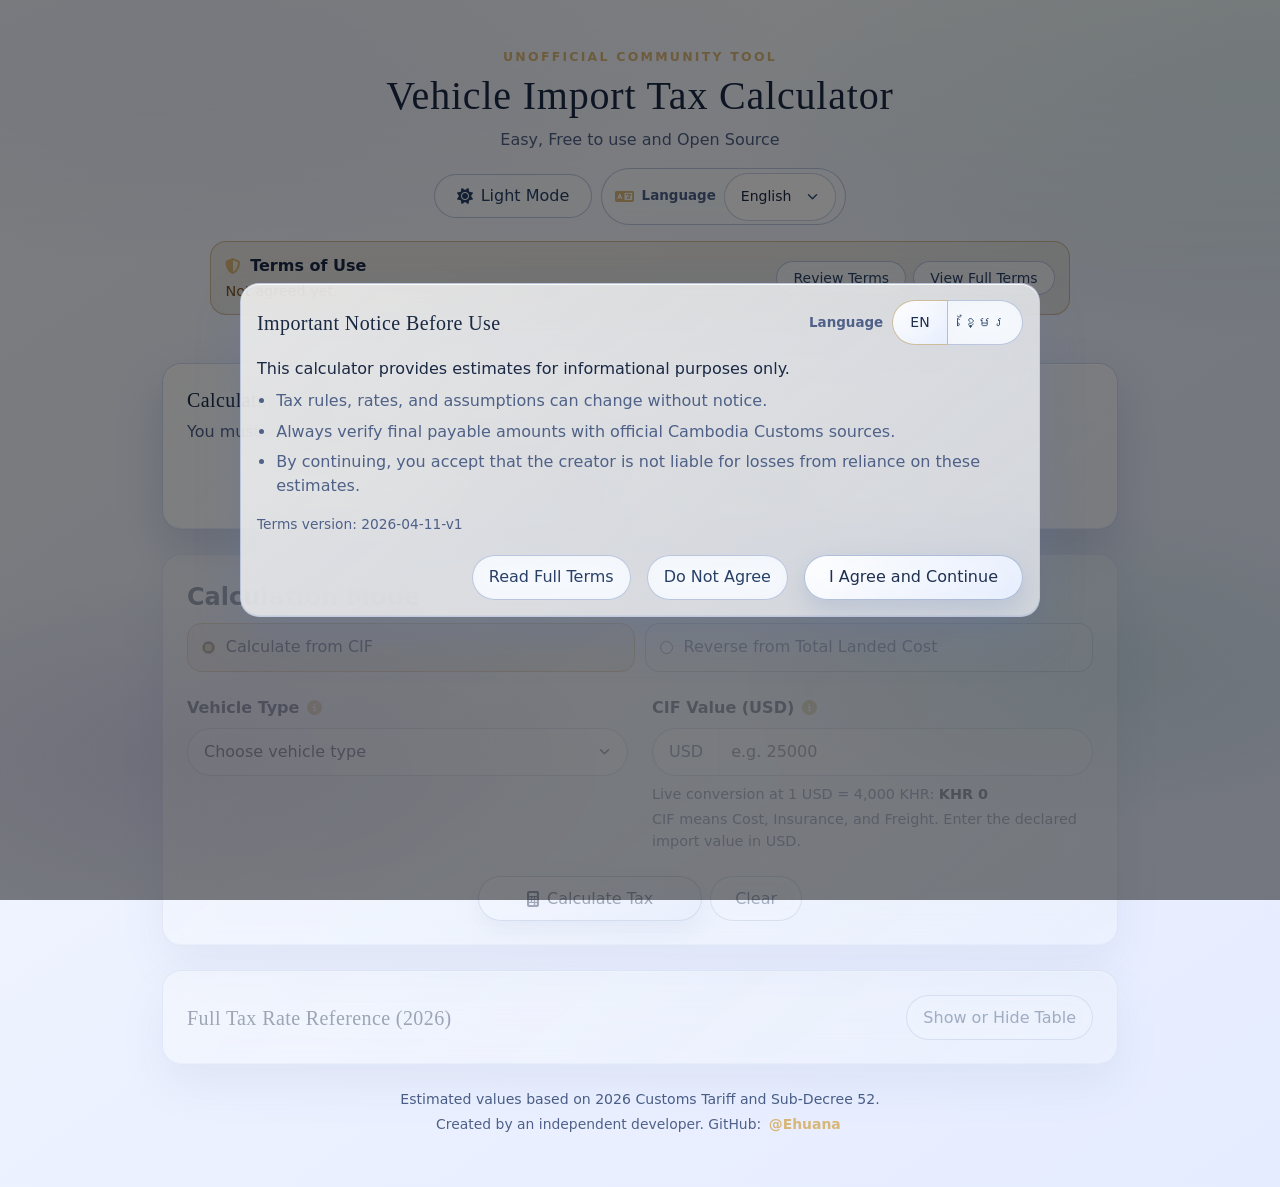
<file: index.html>
<!doctype html>
<html lang="en">
<head>
  <meta charset="utf-8">
  <meta name="viewport" content="width=device-width, initial-scale=1">
  <meta name="description" content="Unofficial Cambodia vehicle import tax estimate calculator with bilingual support (English and Khmer).">
  <meta name="referrer" content="strict-origin-when-cross-origin">
  <meta http-equiv="Content-Security-Policy" content="default-src 'self'; script-src 'self' https://cdn.jsdelivr.net; style-src 'self' https://cdn.jsdelivr.net https://cdnjs.cloudflare.com https://fonts.googleapis.com; style-src-attr 'unsafe-inline'; font-src 'self' https://fonts.gstatic.com https://cdnjs.cloudflare.com data:; img-src 'self' data:; connect-src 'self'; object-src 'none'; base-uri 'self'; form-action 'self';">
  <title>Vehicle Import Tax Calculator - Cambodia</title>

  <link rel="preconnect" href="https://fonts.googleapis.com">
  <link rel="preconnect" href="https://fonts.gstatic.com" crossorigin>
  <link href="https://fonts.googleapis.com/css2?family=Noto+Sans+Khmer:wght@400;500;600;700&family=Noto+Serif+JP:wght@500;600;700&display=swap" rel="stylesheet">

  <link href="https://cdn.jsdelivr.net/npm/bootstrap@5.3.3/dist/css/bootstrap.min.css" rel="stylesheet" integrity="sha384-QWTKZyjpPEjISv5WaRU9OFeRpok6YctnYmDr5pNlyT2bRjXh0JMhjY6hW+ALEwIH" crossorigin="anonymous">
  <link rel="stylesheet" href="https://cdnjs.cloudflare.com/ajax/libs/font-awesome/6.5.2/css/all.min.css" integrity="sha384-PPIZEGYM1v8zp5Py7UjFb79S58UeqCL9pYVnVPURKEqvioPROaVAJKKLzvH2rDnI" crossorigin="anonymous">
  <link rel="stylesheet" href="style.css">
</head>

<body>
  <main class="container page-wrap py-4 py-md-5">
    <header class="text-center mb-4 mb-md-5">
      <p class="eyebrow" id="eyebrowText"></p>
      <h1 class="mb-2" id="mainTitle"></h1>
      <p class="subtitle" id="subtitleText"></p>

      <div class="control-row d-flex flex-column flex-sm-row justify-content-center align-items-center gap-2 mt-3">
        <button type="button" id="themeToggleBtn" class="btn btn-outline-glass theme-toggle-btn px-3">
          <i id="themeIcon" class="fa-solid fa-moon me-2"></i>
          <span id="themeToggleText">Dark Mode</span>
        </button>

        <div class="language-shell">
          <i class="fa-solid fa-language"></i>
          <label for="languageSelect" id="languageLabel">Language</label>
          <select id="languageSelect" class="form-select form-select-sm glass-input language-select" aria-labelledby="languageLabel">
            <option value="en">English</option>
            <option value="km">ខ្មែរ</option>
          </select>
        </div>
      </div>

      <div id="termsStatusCard" class="terms-status pending mt-3" role="status" aria-live="polite">
        <div class="terms-status-main">
          <div class="terms-status-headline-wrap">
            <i id="termsStatusIcon" class="fa-solid fa-shield-halved"></i>
            <span id="termsStatusTitle">Terms of Use</span>
          </div>
          <p id="termsStatusText" class="mb-0">Not agreed yet.</p>
        </div>
        <div class="terms-status-actions">
          <button type="button" id="reviewTermsBtn" class="btn btn-outline-glass btn-sm px-3">Review Terms</button>
          <a id="viewTermsLink" class="btn btn-outline-glass btn-sm px-3" href="terms.html">View Full Terms</a>
        </div>
      </div>
    </header>

    <section id="accessBlockedCard" class="glass-card p-3 p-md-4 mb-4 d-none" aria-live="polite">
      <h2 class="h5 mb-2" id="accessBlockedTitle">Calculator Locked</h2>
      <p class="mb-3" id="accessBlockedText">You must agree to the Terms of Use before using this calculator.</p>
      <div class="d-flex flex-column flex-sm-row gap-2 justify-content-center">
        <button type="button" id="agreeFromLockBtn" class="btn btn-glass px-4">Review and Agree</button>
        <a href="terms.html" id="openTermsPageBtn" class="btn btn-outline-glass px-4">Open Terms Page</a>
      </div>
    </section>

    <section class="glass-card p-3 p-md-4 mb-4 requires-terms" aria-label="Tax input form">
      <form id="taxForm" novalidate>
        <div id="termsInlineAlert" class="alert alert-warning d-none mb-3" role="alert"></div>
        <fieldset class="calculation-mode mb-4">
          <legend class="form-label mb-2" id="calculationModeLabel">Calculation Mode</legend>
          <div class="mode-switch" role="radiogroup" aria-labelledby="calculationModeLabel">
            <label class="mode-option" for="forwardMode">
              <input type="radio" name="calculationMode" id="forwardMode" value="forward" checked>
              <span id="forwardModeText">Calculate from CIF</span>
            </label>
            <label class="mode-option" for="reverseMode">
              <input type="radio" name="calculationMode" id="reverseMode" value="reverse">
              <span id="reverseModeText">Reverse from Total Landed Cost</span>
            </label>
          </div>
        </fieldset>
        <div class="row g-3 g-md-4">
          <div class="col-12 col-lg-6">
            <label for="vehicleType" class="form-label d-inline-flex align-items-center gap-2">
              <span id="vehicleTypeLabel">Vehicle Type</span>
              <i class="fa-solid fa-circle-info info-icon" data-bs-toggle="tooltip" data-bs-placement="top"
                data-tooltip-key="vehicleTooltip"
                title="Select the category of imported vehicle. The HS code and tax rates are applied automatically."></i>
            </label>
            <select class="form-select glass-input" id="vehicleType" required></select>
            <div class="invalid-feedback" id="vehicleInvalidMsg">Please select a vehicle type.</div>
          </div>

          <div class="col-12 col-lg-6">
            <label for="cifUsd" class="form-label d-inline-flex align-items-center gap-2">
              <span id="cifValueLabel">CIF Value (USD)</span>
              <i class="fa-solid fa-circle-info info-icon" data-bs-toggle="tooltip" data-bs-placement="top"
                data-tooltip-key="cifTooltip"
                title="CIF means Cost, Insurance, and Freight. Enter the declared import value in USD."></i>
            </label>
            <div class="input-group">
              <span class="input-group-text glass-prefix">USD</span>
              <input type="number" class="form-control glass-input" id="cifUsd" min="0.01" step="0.01"
                placeholder="e.g. 25000" required>
              <div class="invalid-feedback w-100" id="cifInvalidMsg">Please enter a valid CIF amount greater than zero.</div>
            </div>
            <div class="conversion-note mt-2">
              <span id="liveConversionLabel">Live conversion at 1 USD = 4,000 KHR:</span>
              <strong id="cifKhrLive">KHR 0</strong>
            </div>
            <div class="conversion-note mt-1" id="modeHelpText"></div>
          </div>
        </div>

        <div class="d-flex justify-content-center flex-wrap gap-2 mt-4">
          <button type="submit" class="btn btn-glass px-4 px-md-5">
            <i class="fa-solid fa-calculator me-2"></i>
            <span id="calculateTaxText">Calculate Tax</span>
          </button>
          <button type="button" id="clearFormBtn" class="btn btn-outline-glass px-4">Clear</button>
        </div>
      </form>
    </section>

    <section id="resultCard" class="glass-card p-3 p-md-4 mb-4 d-none requires-terms" aria-live="polite" aria-label="Tax results">
      <div class="d-flex flex-column flex-md-row justify-content-between align-items-md-center gap-2 mb-3">
        <h2 class="h4 mb-0" id="taxBreakdownTitle">Tax Breakdown</h2>
        <div id="selectedRateInfo" class="rate-badge">HS - | CD 0% | ST 0% | VAT 10%</div>
      </div>

      <div class="table-responsive">
        <table class="table table-borderless align-middle result-table">
          <thead>
            <tr>
              <th scope="col" id="componentHeader">Component</th>
              <th scope="col" class="text-end" id="usdHeader">USD</th>
              <th scope="col" class="text-end" id="khrHeader">KHR</th>
            </tr>
          </thead>
          <tbody id="resultRows"></tbody>
        </table>
      </div>

      <p class="formula-note mb-2" id="formulaNote">
        Formula: CD = CIF x CD%, ST = (CIF + CD) x ST%, VAT = (CIF + CD + ST) x VAT%.
      </p>
      <p class="formula-note mb-0" id="reverseResultNote"></p>
    </section>

    <section class="glass-card p-3 p-md-4 mb-4 requires-terms" aria-label="Tax rate reference table">
      <div class="d-flex justify-content-between align-items-center gap-2 flex-wrap">
        <h2 class="h5 mb-0" id="referenceTitle">Full Tax Rate Reference (2026)</h2>
        <button class="btn btn-outline-glass" type="button" data-bs-toggle="collapse" data-bs-target="#rateTableCollapse"
          aria-expanded="false" aria-controls="rateTableCollapse" id="toggleRateTableBtn">
          Show or Hide Table
        </button>
      </div>

      <div class="collapse mt-3" id="rateTableCollapse">
        <div class="table-responsive">
          <table class="table table-sm align-middle reference-table">
            <thead>
              <tr>
                <th scope="col" id="rateHeadVehicle">Vehicle Type</th>
                <th scope="col" id="rateHeadHs">HS Code</th>
                <th scope="col" class="text-end" id="rateHeadCd">CD</th>
                <th scope="col" class="text-end" id="rateHeadSt">ST</th>
                <th scope="col" class="text-end" id="rateHeadVat">VAT</th>
              </tr>
            </thead>
            <tbody id="rateTableBody"></tbody>
          </table>
        </div>
      </div>
    </section>

    <footer class="text-center pb-1">
      <p class="footer-note mb-1" id="footerNote">Estimated values based on 2026 Customs Tariff and Sub-Decree 52.</p>
      <p class="credit-line mb-0" id="creditLine">
        <span id="creditPrefix">Created by an independent developer. GitHub:</span>
        <a id="githubCreditLink" href="https://github.com/Ehuana" target="_blank" rel="me noopener noreferrer">@Ehuana</a>
      </p>
    </footer>
  </main>

  <div class="modal fade terms-modal" id="termsConsentModal" tabindex="-1" aria-labelledby="termsModalTitle"
    aria-hidden="true" data-bs-backdrop="static" data-bs-keyboard="false">
    <div class="modal-dialog modal-dialog-centered modal-lg">
      <div class="modal-content">
        <div class="modal-header border-0 pb-1 d-flex flex-wrap justify-content-between gap-2">
          <h2 class="modal-title h5 mb-0" id="termsModalTitle">Important Notice Before Use</h2>
          <div class="terms-modal-language-wrap">
            <span id="termsModalLanguageLabel" class="terms-modal-language-label">Language</span>
            <div class="btn-group btn-group-sm" role="group" aria-labelledby="termsModalLanguageLabel">
              <button type="button" id="termsLangBtnEn" class="btn btn-outline-glass terms-lang-btn" data-lang="en"
                aria-pressed="false">EN</button>
              <button type="button" id="termsLangBtnKm" class="btn btn-outline-glass terms-lang-btn" data-lang="km"
                aria-pressed="false">ខ្មែរ</button>
            </div>
          </div>
        </div>
        <div class="modal-body pt-2">
          <p id="termsModalIntro" class="mb-2">This calculator provides estimates for informational purposes only.</p>
          <ul class="terms-point-list mb-3">
            <li id="termsPointAccuracy">Tax rules, rates, and assumptions can change without notice.</li>
            <li id="termsPointPolicy">Always verify final payable amounts with official Cambodia Customs sources.</li>
            <li id="termsPointLiability">By continuing, you accept that the creator is not liable for losses from reliance on these estimates.</li>
          </ul>
          <p class="terms-version mb-0" id="termsVersionText">Terms version: 2026-04-11-v1</p>
        </div>
        <div class="modal-footer border-0 pt-0 d-flex flex-wrap justify-content-end gap-2">
          <a href="terms.html" id="readFullTermsBtn" class="btn btn-outline-glass px-3">Read Full Terms</a>
          <button type="button" id="declineTermsBtn" class="btn btn-outline-glass px-3">Do Not Agree</button>
          <button type="button" id="agreeTermsBtn" class="btn btn-glass px-4">I Agree and Continue</button>
        </div>
      </div>
    </div>
  </div>

  <script defer src="https://cdn.jsdelivr.net/npm/bootstrap@5.3.3/dist/js/bootstrap.bundle.min.js" integrity="sha384-YvpcrYf0tY3lHB60NNkmXc5s9fDVZLESaAA55NDzOxhy9GkcIdslK1eN7N6jIeHz" crossorigin="anonymous"></script>
  <script defer src="app-core.js"></script>
  <script defer src="script.js"></script>
</body>
</html>
</file>
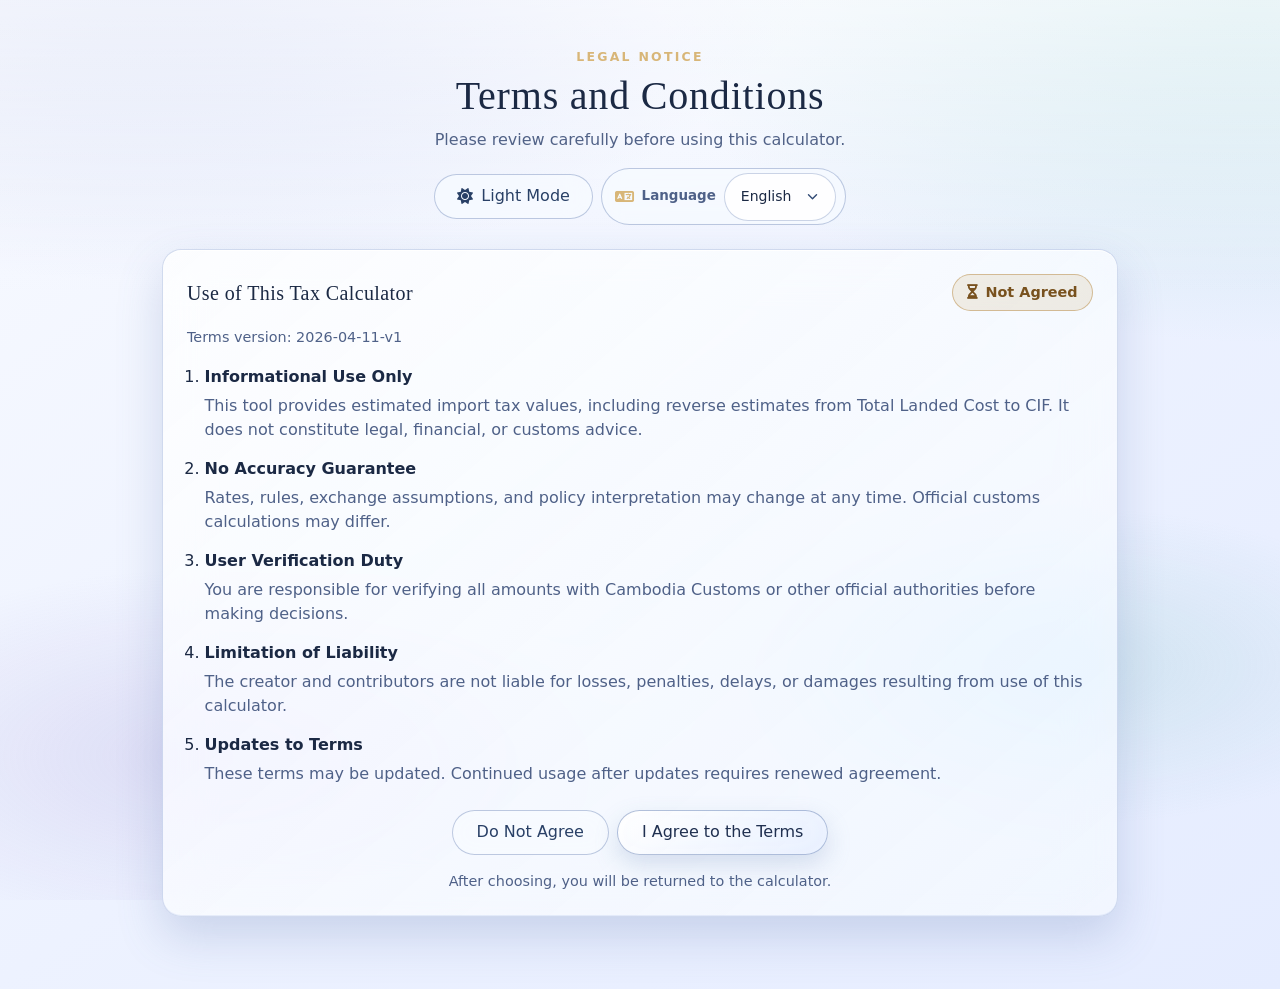
<file: terms.html>
<!doctype html>
<html lang="en">
<head>
  <meta charset="utf-8">
  <meta name="viewport" content="width=device-width, initial-scale=1">
  <meta name="description" content="Terms and conditions for the unofficial Cambodia vehicle import tax estimate calculator.">
  <meta name="referrer" content="strict-origin-when-cross-origin">
  <meta http-equiv="Content-Security-Policy" content="default-src 'self'; script-src 'self' https://cdn.jsdelivr.net; style-src 'self' https://cdn.jsdelivr.net https://cdnjs.cloudflare.com https://fonts.googleapis.com; style-src-attr 'unsafe-inline'; font-src 'self' https://fonts.gstatic.com https://cdnjs.cloudflare.com data:; img-src 'self' data:; connect-src 'self'; object-src 'none'; base-uri 'self'; form-action 'self';">
  <title>Terms and Conditions - Vehicle Import Tax Calculator</title>

  <link rel="preconnect" href="https://fonts.googleapis.com">
  <link rel="preconnect" href="https://fonts.gstatic.com" crossorigin>
  <link href="https://fonts.googleapis.com/css2?family=Noto+Sans+Khmer:wght@400;500;600;700&family=Noto+Serif+JP:wght@500;600;700&display=swap" rel="stylesheet">

  <link href="https://cdn.jsdelivr.net/npm/bootstrap@5.3.3/dist/css/bootstrap.min.css" rel="stylesheet" integrity="sha384-QWTKZyjpPEjISv5WaRU9OFeRpok6YctnYmDr5pNlyT2bRjXh0JMhjY6hW+ALEwIH" crossorigin="anonymous">
  <link rel="stylesheet" href="https://cdnjs.cloudflare.com/ajax/libs/font-awesome/6.5.2/css/all.min.css" integrity="sha384-PPIZEGYM1v8zp5Py7UjFb79S58UeqCL9pYVnVPURKEqvioPROaVAJKKLzvH2rDnI" crossorigin="anonymous">
  <link rel="stylesheet" href="style.css">
</head>

<body>
  <main class="container page-wrap py-4 py-md-5">
    <header class="text-center mb-4">
      <p class="eyebrow" id="termsEyebrow">Legal Notice</p>
      <h1 class="mb-2" id="termsMainTitle">Terms and Conditions</h1>
      <p class="subtitle" id="termsSubtitle">Please review carefully before using this calculator.</p>

      <div class="control-row d-flex flex-column flex-sm-row justify-content-center align-items-center gap-2 mt-3">
        <button type="button" id="themeToggleBtn" class="btn btn-outline-glass theme-toggle-btn px-3">
          <i id="themeIcon" class="fa-solid fa-moon me-2"></i>
          <span id="themeToggleText">Dark Mode</span>
        </button>

        <div class="language-shell">
          <i class="fa-solid fa-language"></i>
          <label for="languageSelect" id="languageLabel">Language</label>
          <select id="languageSelect" class="form-select form-select-sm glass-input language-select" aria-labelledby="languageLabel">
            <option value="en">English</option>
            <option value="km">ខ្មែរ</option>
          </select>
        </div>
      </div>
    </header>

    <section class="glass-card p-3 p-md-4 mb-4 terms-document">
      <div class="d-flex flex-column flex-md-row justify-content-between align-items-md-center gap-2 mb-3">
        <h2 class="h5 mb-0" id="termsSectionTitle">Use of This Tax Calculator</h2>
        <span id="agreementBadge" class="agreement-badge">
          <i id="agreementBadgeIcon" class="fa-solid fa-hourglass-half"></i>
          <span id="agreementBadgeText">Not Agreed</span>
        </span>
      </div>

      <p class="terms-meta mb-3" id="termsMeta">Terms version: 2026-04-11-v1</p>

      <ol id="termsListEn" class="mb-4">
        <li>
          <strong>Informational Use Only</strong>
          <p>This tool provides estimated import tax values, including reverse estimates from Total Landed Cost to CIF. It does not constitute legal, financial, or customs advice.</p>
        </li>
        <li>
          <strong>No Accuracy Guarantee</strong>
          <p>Rates, rules, exchange assumptions, and policy interpretation may change at any time. Official customs calculations may differ.</p>
        </li>
        <li>
          <strong>User Verification Duty</strong>
          <p>You are responsible for verifying all amounts with Cambodia Customs or other official authorities before making decisions.</p>
        </li>
        <li>
          <strong>Limitation of Liability</strong>
          <p>The creator and contributors are not liable for losses, penalties, delays, or damages resulting from use of this calculator.</p>
        </li>
        <li>
          <strong>Updates to Terms</strong>
          <p>These terms may be updated. Continued usage after updates requires renewed agreement.</p>
        </li>
      </ol>

      <ol id="termsListKm" class="mb-4 d-none">
        <li>
          <strong>សម្រាប់ព័ត៌មានប៉ុណ្ណោះ</strong>
          <p>ឧបករណ៍នេះផ្តល់តម្លៃប៉ាន់ស្មានពន្ធនាំចូលប៉ុណ្ណោះ មិនមែនជាដំបូន្មានផ្នែកច្បាប់ ហិរញ្ញវត្ថុ ឬគយទេ។</p>
        </li>
        <li>
          <strong>មិនធានាភាពត្រឹមត្រូវ ១០០%</strong>
          <p>អត្រាពន្ធ ច្បាប់ ការសន្មត់អត្រាប្តូរប្រាក់ និងការបកស្រាយគោលនយោបាយ អាចផ្លាស់ប្តូរបានគ្រប់ពេល។ លទ្ធផលផ្លូវការអាចខុសគ្នា។</p>
        </li>
        <li>
          <strong>កាតព្វកិច្ចផ្ទៀងផ្ទាត់របស់អ្នកប្រើ</strong>
          <p>អ្នកត្រូវទទួលខុសត្រូវក្នុងការផ្ទៀងផ្ទាត់ចំនួនទឹកប្រាក់ជាមួយអាជ្ញាធរគយកម្ពុជា ឬអាជ្ញាធរផ្លូវការផ្សេងៗ មុនសម្រេចចិត្ត។</p>
        </li>
        <li>
          <strong>ការកំណត់ទំនួលខុសត្រូវ</strong>
          <p>អ្នកបង្កើត និងអ្នករួមចំណែក មិនទទួលខុសត្រូវចំពោះការខាតបង់ ពិន័យ ការពន្យារពេល ឬការខូចខាតណាមួយដែលកើតឡើងពីការប្រើឧបករណ៍នេះ។</p>
        </li>
        <li>
          <strong>ការធ្វើបច្ចុប្បន្នភាពលក្ខខណ្ឌ</strong>
          <p>លក្ខខណ្ឌអាចត្រូវបានកែប្រែ។ បន្ទាប់ពីមានការកែប្រែ អ្នកត្រូវយល់ព្រមឡើងវិញដើម្បីបន្តប្រើប្រាស់។</p>
        </li>
      </ol>

      <div class="d-flex flex-column flex-sm-row gap-2 justify-content-center">
        <button type="button" id="declineTermsBtn" class="btn btn-outline-glass px-4">Do Not Agree</button>
        <button type="button" id="agreeTermsBtn" class="btn btn-glass px-4">I Agree to the Terms</button>
      </div>

      <p class="terms-meta mt-3 mb-0 text-center" id="termsReturnHint">After choosing, you will be returned to the calculator.</p>
    </section>
  </main>

  <script defer src="app-core.js"></script>
  <script defer src="terms.js"></script>
</body>
</html>
</file>
<file: style.css>
:root {
  color-scheme: dark;
  --deep-navy: #0a0f1e;
  --muted-indigo: #1a2343;
  --warm-gold: #d8b678;

  --text-main: #f5f7ff;
  --text-muted: #b9c3e3;
  --label-text: #e8edff;
  --subtitle-text: #b9c3e3;
  --footer-text: #c8d0ea;

  --bg-base:
    radial-gradient(1000px 580px at 12% -10%, rgba(72, 94, 175, 0.33), transparent 68%),
    radial-gradient(900px 500px at 98% 0%, rgba(35, 140, 146, 0.24), transparent 66%),
    linear-gradient(145deg, var(--deep-navy), var(--muted-indigo) 52%, #1a2a4c);
  --bg-aurora:
    radial-gradient(540px 260px at 16% 84%, rgba(127, 107, 185, 0.14), transparent 72%),
    radial-gradient(480px 220px at 84% 74%, rgba(70, 144, 146, 0.12), transparent 72%);
  --bg-sheen: linear-gradient(to bottom, rgba(255, 255, 255, 0.03), transparent 24%);

  --glass-bg: linear-gradient(140deg, rgba(255, 255, 255, 0.14), rgba(255, 255, 255, 0.05));
  --glass-border: rgba(255, 255, 255, 0.12);
  --glass-shadow: 0 22px 56px rgba(5, 8, 18, 0.58);
  --glass-inner: inset 0 1px 0 rgba(255, 255, 255, 0.22), inset 0 -1px 0 rgba(122, 153, 224, 0.12);

  --field-bg: rgba(13, 21, 41, 0.58);
  --field-border: rgba(255, 255, 255, 0.14);
  --field-divider: rgba(255, 255, 255, 0.22);
  --field-prefix-text: #b9c3e3;
  --field-focus-bg: rgba(15, 26, 49, 0.72);
  --field-focus-border: rgba(216, 182, 120, 0.78);
  --field-focus-ring: rgba(216, 182, 120, 0.2);

  --select-arrow: url("data:image/svg+xml,%3Csvg xmlns='http://www.w3.org/2000/svg' viewBox='0 0 16 16'%3E%3Cpath fill='%23EAF0FF' d='M3.2 5.6a.75.75 0 0 1 1.06 0L8 9.34l3.74-3.74a.75.75 0 1 1 1.06 1.06L8.53 10.94a.75.75 0 0 1-1.06 0L3.2 6.66a.75.75 0 0 1 0-1.06z'/%3E%3C/svg%3E");

  --btn-fill: linear-gradient(140deg, rgba(255, 255, 255, 0.2), rgba(255, 255, 255, 0.08));
  --btn-border: rgba(255, 255, 255, 0.24);
  --btn-text: #f8fbff;
  --btn-shadow: 0 12px 30px rgba(6, 12, 28, 0.42);

  --outline-bg: rgba(255, 255, 255, 0.04);
  --outline-border: rgba(255, 255, 255, 0.22);
  --outline-text: #eaf0ff;

  --badge-bg: rgba(255, 255, 255, 0.05);
  --badge-border: rgba(255, 255, 255, 0.2);
  --badge-text: #f6f8ff;

  --table-border: rgba(255, 255, 255, 0.11);
  --table-head: #b9c3e3;
  --emphasis-text: #fff3d5;
  --emphasis-border: rgba(216, 182, 120, 0.45);

  --tooltip-bg: rgba(10, 15, 30, 0.96);
  --tooltip-text: #f5f7ff;
  --tooltip-border: rgba(255, 255, 255, 0.18);
  --tooltip-shadow: 0 10px 24px rgba(4, 9, 22, 0.46);

  --option-text: #121b34;
  --option-bg: #f4f6ff;

  --terms-ok-bg: rgba(55, 170, 120, 0.16);
  --terms-ok-border: rgba(93, 219, 165, 0.5);
  --terms-ok-text: #d5ffe8;
  --terms-pending-bg: rgba(216, 182, 120, 0.12);
  --terms-pending-border: rgba(216, 182, 120, 0.44);
  --terms-pending-text: #ffe9bd;
  --terms-declined-bg: rgba(211, 96, 96, 0.13);
  --terms-declined-border: rgba(241, 130, 130, 0.45);
  --terms-declined-text: #ffd8d8;
}

html[data-theme="light"] {
  color-scheme: light;
  --text-main: #1b2944;
  --text-muted: #4f6188;
  --label-text: #243451;
  --subtitle-text: #516287;
  --footer-text: #4a5d86;

  --bg-base:
    radial-gradient(1000px 560px at 12% -10%, rgba(145, 163, 226, 0.44), transparent 68%),
    radial-gradient(900px 520px at 98% 0%, rgba(128, 201, 196, 0.35), transparent 66%),
    linear-gradient(145deg, #f8faff, #edf2ff 52%, #e5ecff);
  --bg-aurora:
    radial-gradient(560px 260px at 16% 84%, rgba(162, 148, 213, 0.24), transparent 72%),
    radial-gradient(480px 220px at 84% 74%, rgba(124, 190, 190, 0.22), transparent 72%);
  --bg-sheen: linear-gradient(to bottom, rgba(255, 255, 255, 0.62), transparent 33%);

  --glass-bg: linear-gradient(140deg, rgba(255, 255, 255, 0.8), rgba(246, 249, 255, 0.72));
  --glass-border: rgba(153, 172, 214, 0.42);
  --glass-shadow: 0 20px 46px rgba(94, 117, 170, 0.24);
  --glass-inner: inset 0 1px 0 rgba(255, 255, 255, 0.85), inset 0 -1px 0 rgba(130, 157, 217, 0.15);

  --field-bg: rgba(255, 255, 255, 0.86);
  --field-border: rgba(137, 157, 199, 0.45);
  --field-divider: rgba(126, 148, 194, 0.55);
  --field-prefix-text: #4f6188;
  --field-focus-bg: rgba(255, 255, 255, 0.97);
  --field-focus-border: rgba(183, 142, 70, 0.72);
  --field-focus-ring: rgba(183, 142, 70, 0.16);

  --select-arrow: url("data:image/svg+xml,%3Csvg xmlns='http://www.w3.org/2000/svg' viewBox='0 0 16 16'%3E%3Cpath fill='%23314A74' d='M3.2 5.6a.75.75 0 0 1 1.06 0L8 9.34l3.74-3.74a.75.75 0 1 1 1.06 1.06L8.53 10.94a.75.75 0 0 1-1.06 0L3.2 6.66a.75.75 0 0 1 0-1.06z'/%3E%3C/svg%3E");

  --btn-fill: linear-gradient(140deg, rgba(255, 255, 255, 0.93), rgba(231, 239, 255, 0.9));
  --btn-border: rgba(122, 145, 189, 0.56);
  --btn-text: #203050;
  --btn-shadow: 0 10px 24px rgba(110, 132, 182, 0.24);

  --outline-bg: rgba(247, 250, 255, 0.8);
  --outline-border: rgba(133, 154, 196, 0.52);
  --outline-text: #294066;

  --badge-bg: rgba(255, 255, 255, 0.7);
  --badge-border: rgba(130, 152, 196, 0.5);
  --badge-text: #233455;

  --table-border: rgba(135, 153, 192, 0.32);
  --table-head: #44577d;
  --emphasis-text: #75511b;
  --emphasis-border: rgba(183, 142, 70, 0.52);

  --tooltip-bg: rgba(248, 250, 255, 0.96);
  --tooltip-text: #1d2c49;
  --tooltip-border: rgba(141, 162, 204, 0.45);
  --tooltip-shadow: 0 10px 24px rgba(108, 127, 171, 0.24);

  --option-text: #213456;
  --option-bg: #f8fbff;

  --terms-ok-bg: rgba(72, 169, 122, 0.16);
  --terms-ok-border: rgba(76, 157, 117, 0.52);
  --terms-ok-text: #1f5a3f;
  --terms-pending-bg: rgba(194, 153, 84, 0.15);
  --terms-pending-border: rgba(184, 137, 68, 0.5);
  --terms-pending-text: #78511e;
  --terms-declined-bg: rgba(205, 103, 103, 0.15);
  --terms-declined-border: rgba(198, 88, 88, 0.52);
  --terms-declined-text: #7d2222;
}

* {
  box-sizing: border-box;
}

body {
  margin: 0;
  min-height: 100vh;
  font-family: system-ui, -apple-system, "Segoe UI", sans-serif;
  color: var(--text-main);
  background: var(--bg-base);
  position: relative;
  overflow-x: hidden;
}

body::before,
body::after {
  content: "";
  position: fixed;
  inset: 0;
  pointer-events: none;
  z-index: 0;
}

body::before {
  background: var(--bg-aurora);
}

body::after {
  background: var(--bg-sheen);
}

.page-wrap {
  position: relative;
  z-index: 1;
  max-width: 980px;
}

.eyebrow {
  margin-bottom: 0.35rem;
  letter-spacing: 0.18em;
  text-transform: uppercase;
  color: var(--warm-gold);
  font-size: 0.78rem;
  font-weight: 600;
}

h1,
h2,
h3,
h4,
h5 {
  font-family: "Noto Serif JP", serif;
  letter-spacing: 0.02em;
}

.subtitle {
  color: var(--subtitle-text);
  margin-bottom: 0;
}

.control-row {
  margin-top: 0.95rem;
}

.theme-toggle-btn {
  min-width: 9.9rem;
}

.terms-status {
  display: flex;
  align-items: center;
  justify-content: space-between;
  gap: 0.9rem;
  margin-inline: auto;
  max-width: 860px;
  border-radius: 1rem;
  border: 1px solid var(--outline-border);
  padding: 0.75rem 0.9rem;
  background: var(--outline-bg);
  backdrop-filter: blur(12px) saturate(150%);
  -webkit-backdrop-filter: blur(12px) saturate(150%);
}

.terms-status-main {
  text-align: left;
}

.terms-status-headline-wrap {
  display: inline-flex;
  align-items: center;
  gap: 0.55rem;
  margin-bottom: 0.2rem;
}

#termsStatusIcon {
  color: var(--warm-gold);
}

#termsStatusTitle {
  font-weight: 700;
}

#termsStatusText {
  color: var(--text-muted);
  font-size: 0.9rem;
}

.terms-status.agreed {
  border-color: var(--terms-ok-border);
  background: var(--terms-ok-bg);
}

.terms-status.agreed #termsStatusText {
  color: var(--terms-ok-text);
}

.terms-status.pending {
  border-color: var(--terms-pending-border);
  background: var(--terms-pending-bg);
}

.terms-status.pending #termsStatusText {
  color: var(--terms-pending-text);
}

.terms-status.declined {
  border-color: var(--terms-declined-border);
  background: var(--terms-declined-bg);
}

.terms-status.declined #termsStatusText {
  color: var(--terms-declined-text);
}

.terms-status-actions {
  display: flex;
  flex-wrap: wrap;
  justify-content: flex-end;
  gap: 0.45rem;
}

.terms-status-actions .btn {
  min-height: 2.1rem;
}

.language-shell {
  display: inline-flex;
  align-items: center;
  gap: 0.5rem;
  border-radius: 999px;
  padding: 0.2rem 0.55rem 0.2rem 0.8rem;
  border: 1px solid var(--outline-border);
  background: var(--outline-bg);
  backdrop-filter: blur(10px) saturate(145%);
  -webkit-backdrop-filter: blur(10px) saturate(145%);
}

.language-shell i {
  color: var(--warm-gold);
  font-size: 0.95rem;
}

#languageLabel {
  color: var(--text-muted);
  font-size: 0.84rem;
  font-weight: 600;
  margin: 0;
  white-space: nowrap;
}

.language-select {
  min-height: 2.15rem;
  width: auto;
  min-width: 7rem;
  border: 0;
  padding-block: 0.2rem;
  padding-left: 0.5rem;
  padding-right: 1.95rem;
  color: var(--text-main);
  background: transparent;
  background-image: var(--select-arrow);
  background-repeat: no-repeat;
  background-size: 0.95rem;
  background-position: right 0.45rem center;
  appearance: none;
  -webkit-appearance: none;
  -moz-appearance: none;
}

.language-select:focus {
  border: 0;
  box-shadow: none;
  background: transparent;
  background-image: var(--select-arrow);
}

.language-select option {
  color: var(--option-text);
  background: var(--option-bg);
}

.glass-card {
  background: var(--glass-bg);
  border: 1px solid var(--glass-border);
  border-radius: 1.2rem;
  box-shadow: var(--glass-shadow), var(--glass-inner);
  backdrop-filter: blur(24px) saturate(180%);
  -webkit-backdrop-filter: blur(24px) saturate(180%);
  transition: border-color 0.3s ease, transform 0.3s ease;
}

@media (max-width: 768px) {
  .glass-card,
  .terms-modal .modal-content {
    backdrop-filter: blur(12px) saturate(135%);
    -webkit-backdrop-filter: blur(12px) saturate(135%);
  }
}

body.terms-locked .requires-terms {
  opacity: 0.38;
  pointer-events: none;
  user-select: none;
  filter: saturate(0.78);
}

body.terms-locked #resultCard {
  display: none !important;
}

#accessBlockedCard p {
  color: var(--text-muted);
}

.terms-modal .modal-content {
  color: var(--text-main);
  background: var(--glass-bg);
  border: 1px solid var(--glass-border);
  border-radius: 1.2rem;
  box-shadow: var(--glass-shadow), var(--glass-inner);
  backdrop-filter: blur(20px) saturate(165%);
  -webkit-backdrop-filter: blur(20px) saturate(165%);
}

.terms-modal .modal-header,
.terms-modal .modal-footer {
  border-color: transparent;
}

.terms-modal-language-wrap {
  display: inline-flex;
  align-items: center;
  gap: 0.55rem;
}

.terms-modal-language-label {
  color: var(--text-muted);
  font-size: 0.84rem;
  font-weight: 600;
}

.terms-lang-btn {
  min-width: 3.5rem;
}

.terms-lang-btn.active,
.terms-lang-btn[aria-pressed="true"] {
  color: var(--btn-text);
  border-color: color-mix(in srgb, var(--warm-gold), var(--outline-border) 35%);
  background: var(--btn-fill);
  box-shadow: inset 0 1px 0 rgba(255, 255, 255, 0.2);
}

.terms-point-list {
  color: var(--text-muted);
  padding-left: 1.2rem;
}

.terms-point-list li {
  margin-bottom: 0.4rem;
}

.terms-version {
  color: var(--text-muted);
  font-size: 0.86rem;
}

.terms-document {
  color: var(--text-main);
}

.terms-document .terms-meta {
  color: var(--text-muted);
  font-size: 0.9rem;
}

.terms-document ol {
  margin: 0;
  padding-left: 1.1rem;
}

.terms-document li {
  margin-bottom: 0.95rem;
}

.terms-document li p {
  color: var(--text-muted);
  margin: 0.3rem 0 0;
}

.agreement-badge {
  display: inline-flex;
  align-items: center;
  gap: 0.45rem;
  border-radius: 999px;
  padding: 0.44rem 0.9rem;
  border: 1px solid var(--terms-pending-border);
  background: var(--terms-pending-bg);
  color: var(--terms-pending-text);
  font-size: 0.9rem;
  font-weight: 600;
}

.agreement-badge.agreed {
  border-color: var(--terms-ok-border);
  background: var(--terms-ok-bg);
  color: var(--terms-ok-text);
}

.agreement-badge.declined {
  border-color: var(--terms-declined-border);
  background: var(--terms-declined-bg);
  color: var(--terms-declined-text);
}

.glass-card:hover {
  border-color: color-mix(in srgb, var(--glass-border), #ffffff 25%);
}

.form-label {
  color: var(--label-text);
  font-weight: 600;
  margin-bottom: 0.5rem;
}

.calculation-mode {
  border: 0;
  padding: 0;
}

.calculation-mode legend {
  float: none;
  width: auto;
}

.mode-switch {
  display: grid;
  grid-template-columns: repeat(2, minmax(0, 1fr));
  gap: 0.6rem;
}

.mode-option {
  display: flex;
  align-items: center;
  gap: 0.65rem;
  min-height: 3rem;
  padding: 0.7rem 0.9rem;
  border: 1px solid var(--outline-border);
  border-radius: 0.9rem;
  color: var(--text-muted);
  background: var(--outline-bg);
  cursor: pointer;
  transition: border-color 0.2s ease, background 0.2s ease, color 0.2s ease;
}

.mode-option:has(input:checked) {
  color: var(--text-main);
  border-color: var(--warm-gold);
  background: var(--terms-pending-bg);
}

.mode-option input {
  accent-color: var(--warm-gold);
}

.info-icon {
  color: var(--warm-gold);
  font-size: 0.95rem;
  opacity: 0.95;
  cursor: help;
}

.glass-prefix,
.glass-input {
  min-height: 3rem;
  border-radius: 999px;
  border: 1px solid var(--field-border);
  color: var(--text-main);
  background: var(--field-bg);
}

.glass-prefix {
  padding-inline: 1rem;
  border-right: 1px solid var(--field-divider);
  color: var(--field-prefix-text);
}

.input-group .glass-input {
  border-left: 0;
}

.input-group > .glass-prefix {
  border-top-left-radius: 999px !important;
  border-bottom-left-radius: 999px !important;
  border-top-right-radius: 0 !important;
  border-bottom-right-radius: 0 !important;
}

.input-group > .glass-input,
.input-group > .form-control.glass-input {
  border-top-right-radius: 999px !important;
  border-bottom-right-radius: 999px !important;
  border-top-left-radius: 0 !important;
  border-bottom-left-radius: 0 !important;
}

.glass-input:focus,
.glass-prefix:focus {
  color: var(--text-main);
  border-color: var(--field-focus-border);
  box-shadow: 0 0 0 0.2rem var(--field-focus-ring);
  background: var(--field-focus-bg);
}

.form-select.glass-input {
  padding-inline: 1rem 2.6rem;
  color: var(--text-main);
  background-color: var(--field-bg);
  border-color: var(--field-border);
  background-image: var(--select-arrow);
  background-repeat: no-repeat;
  background-size: 0.95rem;
  background-position: right 0.9rem center;
  appearance: none;
  -webkit-appearance: none;
  -moz-appearance: none;
}

.form-select.glass-input option {
  color: var(--option-text);
  background: var(--option-bg);
}

.form-select.glass-input:focus {
  color: var(--text-main);
  background-color: var(--field-focus-bg);
  border-color: var(--field-focus-border);
  background-image: var(--select-arrow);
}

.conversion-note {
  color: var(--text-muted);
  font-size: 0.9rem;
}

.conversion-note strong {
  color: var(--text-main);
  font-weight: 700;
}

.btn-glass,
.btn-outline-glass {
  border-radius: 999px;
  min-height: 2.8rem;
  display: inline-flex;
  align-items: center;
  justify-content: center;
  transition: transform 0.25s ease, border-color 0.25s ease, box-shadow 0.25s ease;
}

.btn-glass {
  border: 1px solid var(--btn-border);
  color: var(--btn-text);
  background: var(--btn-fill);
  box-shadow: var(--btn-shadow);
  backdrop-filter: blur(16px) saturate(160%);
  -webkit-backdrop-filter: blur(16px) saturate(160%);
}

.btn-glass:hover,
.btn-glass:focus {
  color: var(--btn-text);
  border-color: color-mix(in srgb, var(--warm-gold), var(--btn-border) 30%);
  box-shadow: 0 14px 34px color-mix(in srgb, var(--btn-shadow), #000000 18%);
  transform: translateY(-1px);
}

.btn-outline-glass {
  border: 1px solid var(--outline-border);
  color: var(--outline-text);
  background: var(--outline-bg);
  backdrop-filter: blur(12px) saturate(145%);
  -webkit-backdrop-filter: blur(12px) saturate(145%);
  padding-inline: 1rem;
}

.btn-outline-glass:hover,
.btn-outline-glass:focus {
  color: var(--outline-text);
  border-color: color-mix(in srgb, var(--warm-gold), var(--outline-border) 35%);
  transform: translateY(-1px);
}

.rate-badge {
  font-size: 0.86rem;
  color: var(--badge-text);
  border: 1px solid var(--badge-border);
  border-radius: 999px;
  padding: 0.38rem 0.85rem;
  background: var(--badge-bg);
  white-space: nowrap;
}

.table {
  color: var(--text-main);
  margin-bottom: 0;
}

.table > :not(caption) > * > * {
  border-color: var(--table-border);
  background: transparent;
  padding-block: 0.7rem;
}

.table thead th {
  color: var(--table-head);
  font-size: 0.78rem;
  text-transform: uppercase;
  letter-spacing: 0.08em;
  font-weight: 700;
}

.reference-table tbody td,
.result-table tbody td {
  color: var(--text-main);
}

.reference-table tbody tr:hover {
  background: color-mix(in srgb, var(--badge-bg), #ffffff 10%);
}

.result-table tbody td:first-child {
  font-weight: 520;
}

.emphasis-row td {
  color: var(--emphasis-text);
  font-weight: 700;
  border-top: 1px solid var(--emphasis-border);
}

.result-table .input-row td {
  color: var(--text-muted);
  font-weight: 600;
  border-bottom: 1px solid var(--table-border);
}

.result-table .primary-result-row td {
  font-size: 1.06em;
}

.formula-note {
  color: var(--text-muted);
  font-size: 0.83rem;
  margin-top: 0.8rem;
}

.footer-note {
  color: var(--footer-text);
  font-size: 0.88rem;
  margin-top: 0.6rem;
}

.credit-line {
  color: var(--text-muted);
  font-size: 0.87rem;
}

#githubCreditLink {
  color: var(--warm-gold);
  text-decoration: none;
  font-weight: 600;
  margin-inline: 0.2rem;
}

#githubCreditLink:hover,
#githubCreditLink:focus {
  color: color-mix(in srgb, var(--warm-gold), #ffffff 25%);
  text-decoration: underline;
}

#resultCard:not(.d-none) {
  animation: softReveal 0.35s ease;
}

@keyframes softReveal {
  from {
    opacity: 0;
    transform: translateY(8px);
  }

  to {
    opacity: 1;
    transform: translateY(0);
  }
}

@media (prefers-reduced-motion: reduce) {
  *,
  *::before,
  *::after {
    animation-duration: 0.001ms !important;
    animation-iteration-count: 1 !important;
    transition-duration: 0.001ms !important;
    scroll-behavior: auto !important;
  }
}

.tooltip {
  --bs-tooltip-bg: var(--tooltip-bg);
  --bs-tooltip-color: var(--tooltip-text);
  --bs-tooltip-opacity: 1;
}

.tooltip-inner {
  border: 1px solid var(--tooltip-border);
  box-shadow: var(--tooltip-shadow);
  max-width: 260px;
  text-align: left;
}

body.lang-km {
  font-family: "Noto Sans Khmer", system-ui, -apple-system, "Segoe UI", sans-serif;
  line-height: 1.68;
}

body.lang-km h1,
body.lang-km h2,
body.lang-km h3,
body.lang-km h4,
body.lang-km h5 {
  font-family: "Noto Sans Khmer", system-ui, -apple-system, "Segoe UI", sans-serif;
  letter-spacing: 0;
}

body.lang-km .eyebrow {
  letter-spacing: 0.06em;
}

@media (max-width: 576px) {
  .mode-switch {
    grid-template-columns: 1fr;
  }

  .mode-option {
    min-height: 2.75rem;
  }

  h1 {
    font-size: 1.65rem;
  }

  .glass-card {
    border-radius: 1rem;
  }

  .btn-glass,
  .btn-outline-glass {
    width: 100%;
  }

  .rate-badge {
    white-space: normal;
  }

  .language-shell {
    width: 100%;
    justify-content: center;
    padding: 0.4rem 0.7rem;
  }

  .terms-status {
    padding: 0.8rem;
    align-items: stretch;
  }

  .terms-modal-language-wrap {
    width: 100%;
    justify-content: space-between;
  }

  .terms-status,
  .terms-status-actions {
    flex-direction: column;
  }

  .terms-status-actions {
    align-items: stretch;
  }

  .terms-status-actions .btn {
    width: 100%;
  }

  .language-select {
    width: 8.5rem;
  }
}
</file>
